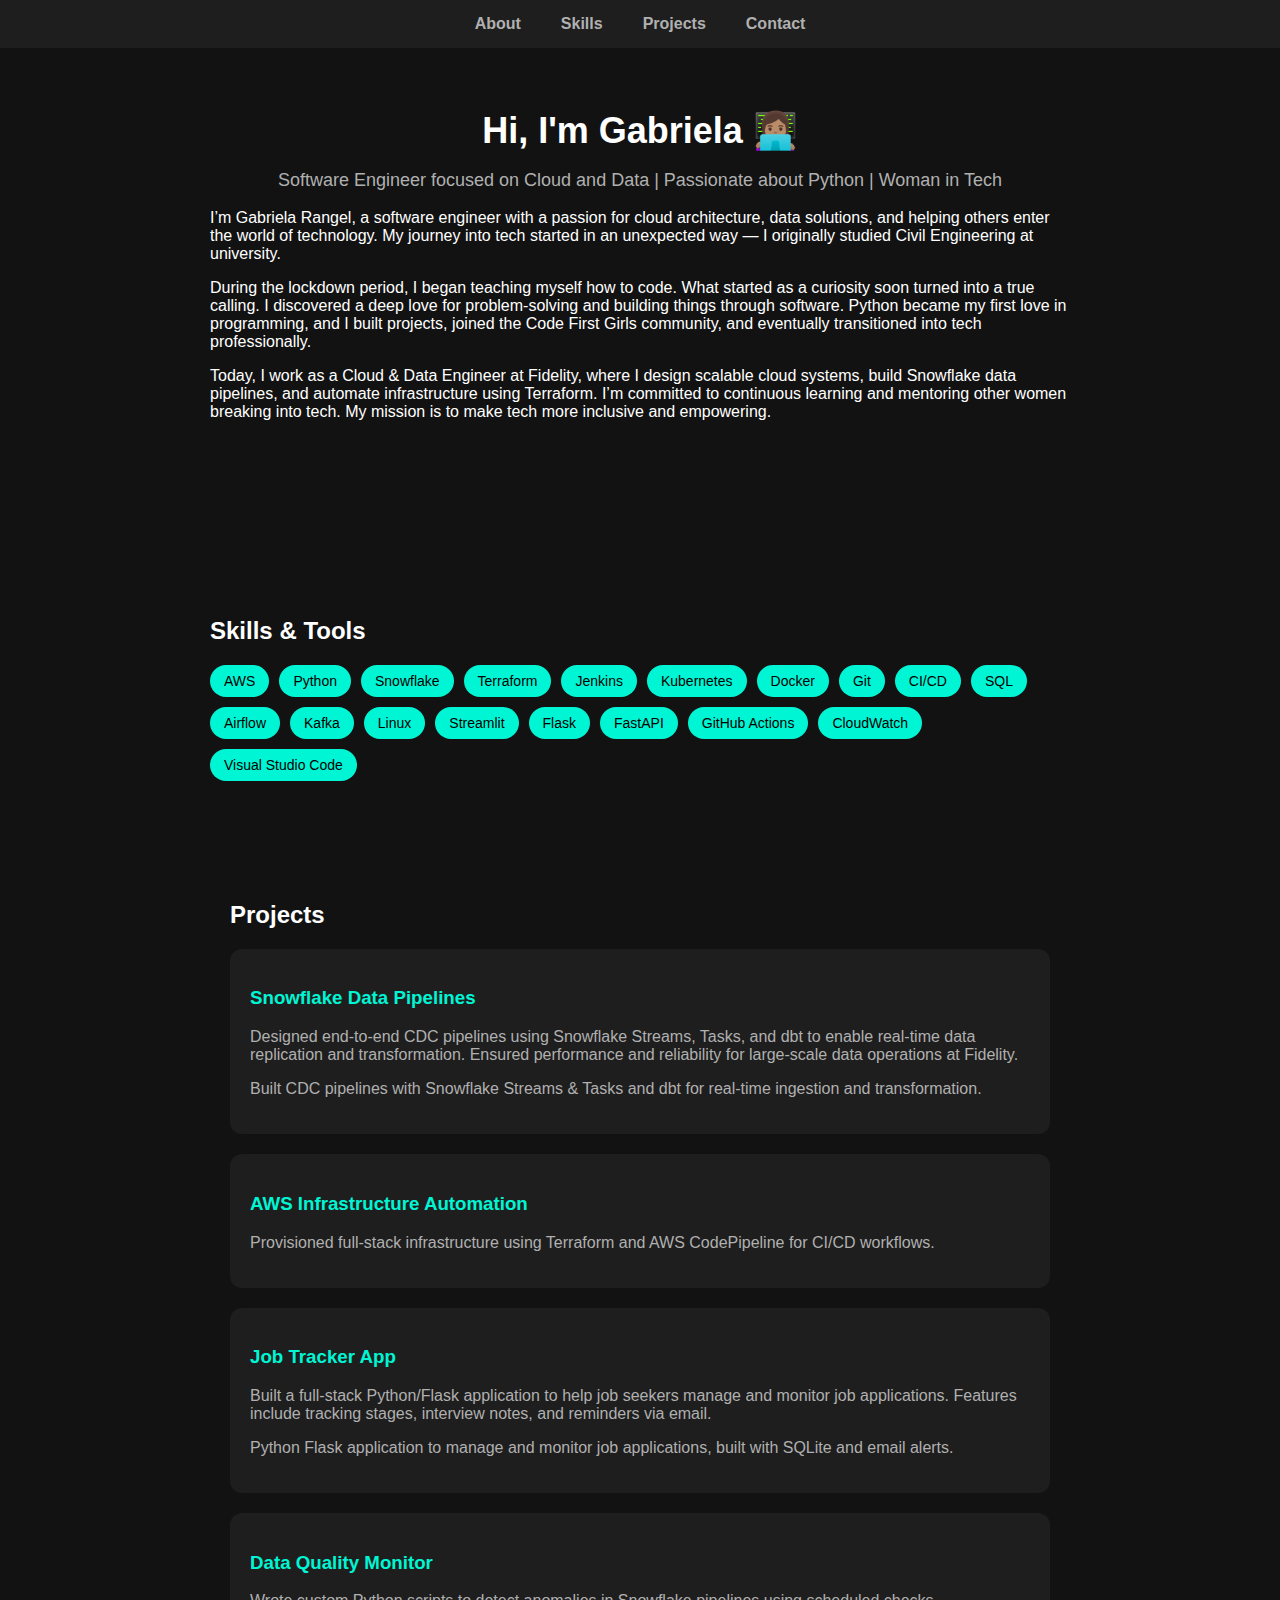
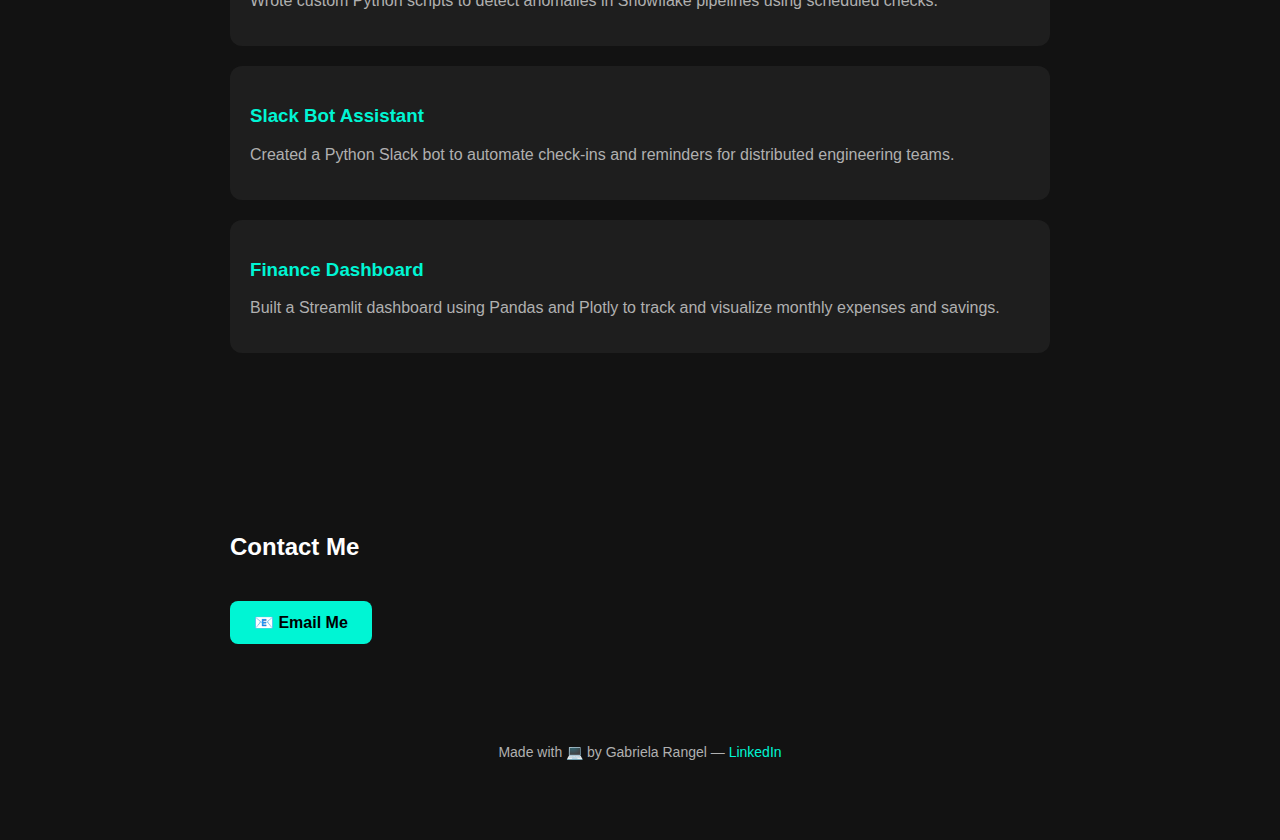
<file: index.html>
<!DOCTYPE html>
<html lang="en">
<head>
  <meta charset="UTF-8" />
  <meta name="viewport" content="width=device-width, initial-scale=1.0" />
  <title>Gabriela Rangel | Portfolio</title>
  <style>
    :root {
      --bg-dark: #121212;
      --bg-card: #1e1e1e;
      --accent: #00f5d4;
      --text-main: #ffffff;
      --text-secondary: #b0b0b0;
    }

    * {
      box-sizing: border-box;
      scroll-behavior: smooth;
    }

    body {
      margin: 0;
      font-family: 'Segoe UI', sans-serif;
      background-color: var(--bg-dark);
      color: var(--text-main);
    }

    nav {
      position: fixed;
      top: 0;
      width: 100%;
      background: var(--bg-card);
      display: flex;
      justify-content: center;
      gap: 40px;
      padding: 15px 0;
      z-index: 999;
    }

    nav a {
      text-decoration: none;
      color: var(--text-secondary);
      font-weight: bold;
      transition: 0.3s;
    }

    nav a:hover, nav a.active {
      color: var(--accent);
    }

    section {
      padding: 100px 20px 60px;
      max-width: 900px;
      margin: auto;
    }

    header {
      text-align: center;
    }

    header h1 {
      font-size: 36px;
      margin: 10px 0;
    }

    header p {
      font-size: 18px;
      color: var(--text-secondary);
    }

    .skills-list {
      display: flex;
      flex-wrap: wrap;
      gap: 10px;
      margin-top: 20px;
    }

    .skills-list span {
      background: var(--accent);
      color: #000;
      padding: 8px 14px;
      border-radius: 20px;
      font-size: 14px;
    }

    .project-grid {
      display: flex;
      flex-direction: column;
      gap: 20px;
    }

    .project-card {
      background: var(--bg-card);
      padding: 20px;
      border-radius: 12px;
    }

    .project-card h3 {
      color: var(--accent);
    }

    .project-card p {
      font-size: 16px;
      color: var(--text-secondary);
    }

    footer {
      text-align: center;
      font-size: 14px;
      color: var(--text-secondary);
      padding: 40px 10px 20px;
    }

    .email-button {
      display: inline-block;
      margin-top: 20px;
      background: var(--accent);
      color: #000;
      font-weight: bold;
      padding: 12px 24px;
      border-radius: 8px;
      text-decoration: none;
    }
  </style>
  <script>
    window.addEventListener('scroll', () => {
      const sections = document.querySelectorAll('section');
      const links = document.querySelectorAll('nav a');
      let scrollPos = window.scrollY + 100;
      sections.forEach(section => {
        if (scrollPos >= section.offsetTop && scrollPos < section.offsetTop + section.offsetHeight) {
          links.forEach(link => link.classList.remove('active'));
          const activeLink = document.querySelector('nav a[href="#' + section.id + '"]');
          if (activeLink) activeLink.classList.add('active');
        }
      });
    });
  </script>
</head>
<body>
  <nav>
    <a href="#about">About</a>
    <a href="#skills">Skills</a>
    <a href="#projects">Projects</a>
    <a href="#contact">Contact</a>
  </nav>

  
  <section id="about">
    <header>
      <h1>Hi, I'm Gabriela 👩🏽‍💻</h1>
      <p>Software Engineer focused on Cloud and Data | Passionate about Python | Woman in Tech</p>
    </header>
    <p>
      I’m Gabriela Rangel, a software engineer with a passion for cloud architecture, data solutions, and helping others enter the world of technology. My journey into tech started in an unexpected way — I originally studied Civil Engineering at university.
    </p>
    <p>
      During the lockdown period, I began teaching myself how to code. What started as a curiosity soon turned into a true calling. I discovered a deep love for problem-solving and building things through software. Python became my first love in programming, and I built projects, joined the Code First Girls community, and eventually transitioned into tech professionally.
    </p>
    <p>
      Today, I work as a Cloud & Data Engineer at Fidelity, where I design scalable cloud systems, build Snowflake data pipelines, and automate infrastructure using Terraform. I’m committed to continuous learning and mentoring other women breaking into tech. My mission is to make tech more inclusive and empowering.
    </p>
  </section>

    
    

  <section id="skills">
    <h2>Skills & Tools</h2>
    
<div class="skills-list">
  <span>AWS</span><span>Python</span><span>Snowflake</span><span>Terraform</span>
  <span>Jenkins</span><span>Kubernetes</span><span>Docker</span><span>Git</span>
  <span>CI/CD</span><span>SQL</span><span>Airflow</span><span>Kafka</span>
  <span>Linux</span><span>Streamlit</span><span>Flask</span><span>FastAPI</span>
  <span>GitHub Actions</span><span>CloudWatch</span><span>Visual Studio Code</span>
</div>

    

  <section id="projects">
    <h2>Projects</h2>
    <div class="project-grid">
      <div class="project-card">
        <h3>Snowflake Data Pipelines</h3><p>Designed end-to-end CDC pipelines using Snowflake Streams, Tasks, and dbt to enable real-time data replication and transformation. Ensured performance and reliability for large-scale data operations at Fidelity.</p>
        <p>Built CDC pipelines with Snowflake Streams & Tasks and dbt for real-time ingestion and transformation.</p>
      </div>
      <div class="project-card">
        <h3>AWS Infrastructure Automation</h3>
        <p>Provisioned full-stack infrastructure using Terraform and AWS CodePipeline for CI/CD workflows.</p>
      </div>
      <div class="project-card">
        <h3>Job Tracker App</h3><p>Built a full-stack Python/Flask application to help job seekers manage and monitor job applications. Features include tracking stages, interview notes, and reminders via email.</p>
        <p>Python Flask application to manage and monitor job applications, built with SQLite and email alerts.</p>
      </div>
      <div class="project-card">
        <h3>Data Quality Monitor</h3>
        <p>Wrote custom Python scripts to detect anomalies in Snowflake pipelines using scheduled checks.</p>
      </div>
      <div class="project-card">
        <h3>Slack Bot Assistant</h3>
        <p>Created a Python Slack bot to automate check-ins and reminders for distributed engineering teams.</p>
      </div>
      <div class="project-card">
        <h3>Finance Dashboard</h3>
        <p>Built a Streamlit dashboard using Pandas and Plotly to track and visualize monthly expenses and savings.</p>
      </div>
    </div>
  </section>

  <section id="contact">
    <h2>Contact Me</h2>
    <a href="mailto:gabriela-sr@outlook.com" class="email-button">📧 Email Me</a>
  </section>

  <footer>
    Made with 💻 by Gabriela Rangel — <a href="https://www.linkedin.com/in/gabriela-rangel-b2444220a/" style="color: var(--accent); text-decoration: none;" target="_blank">LinkedIn</a>
  </footer>
</body>
</html>
</file>
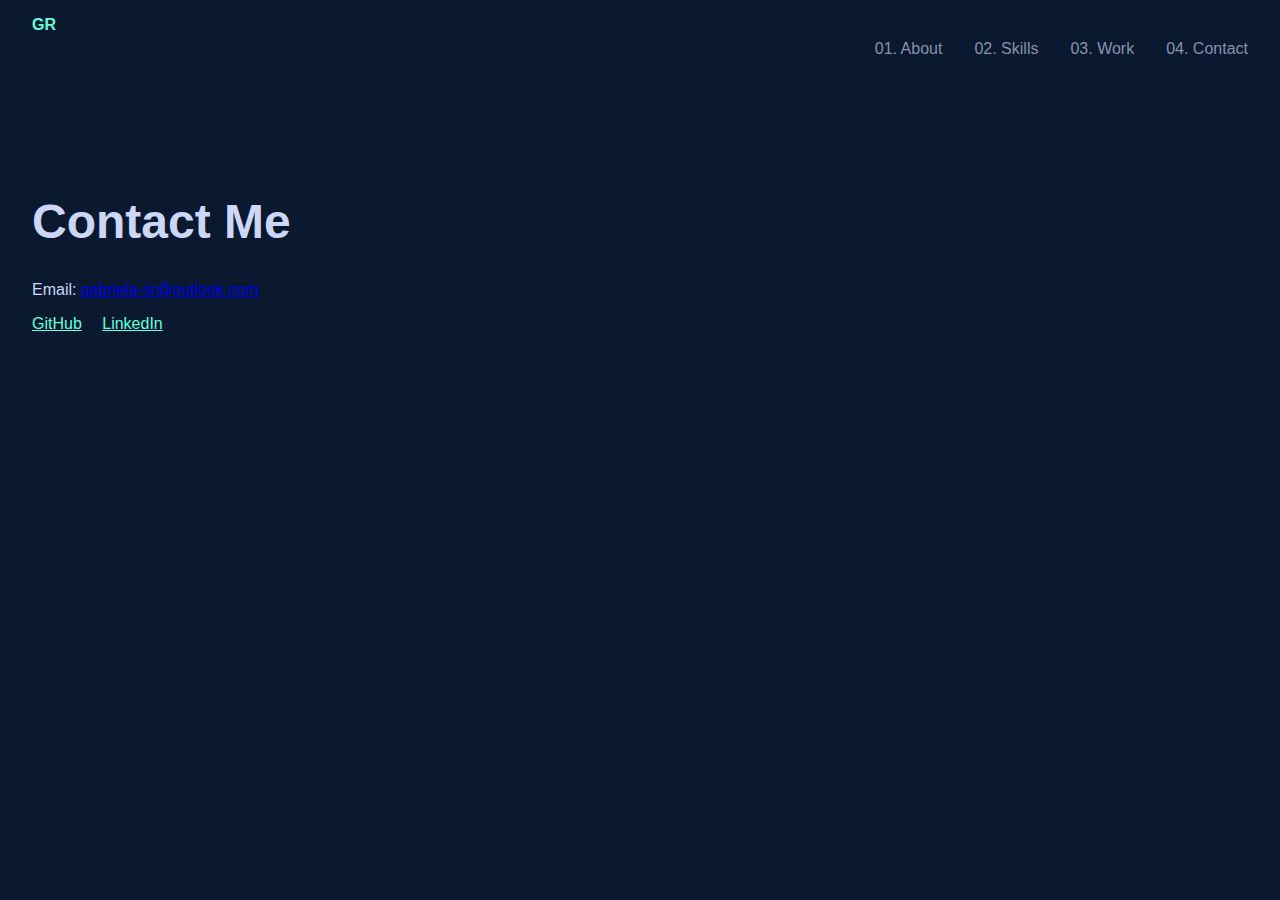
<file: contact.html>
<!DOCTYPE html>
<html lang="en">
<head>
  <meta charset="UTF-8" />
  <meta name="viewport" content="width=device-width, initial-scale=1.0"/>
  <title>Contact</title>
  <link rel="stylesheet" href="style.css" />
</head>
<body>
  <nav>
    <div class="logo">GR</div>
    <ul>
      <li><a href="index.html">01. About</a></li>
      <li><a href="skills.html">02. Skills</a></li>
      <li><a href="projects.html">03. Work</a></li>
      <li><a href="contact.html">04. Contact</a></li>
    </ul>
  </nav>
  <main class="contact">
    <h1>Contact Me</h1>
    <p>Email: <a href="mailto:gabriela-sr@outlook.com">gabriela-sr@outlook.com</a></p>
    <div class="links">
      <a href="https://github.com/gabbrangell" target="_blank">GitHub</a>
      <a href="https://www.linkedin.com/in/gabriela-rangel-b2444220a/" target="_blank">LinkedIn</a>
    </div>
  </main>
</body>
</html>
</file>
<file: style.css>
body {
  margin: 0;
  font-family: 'Segoe UI', sans-serif;
  background-color: #0a192f;
  color: #ccd6f6;
}
nav {
  display: flex;
  justify-content: space-between;
  padding: 1rem 2rem;
  background-color: #0a192f;
}
nav .logo {
  color: #64ffda;
  font-weight: bold;
}
nav ul {
  display: flex;
  list-style: none;
  gap: 2rem;
}
nav ul li a {
  color: #8892b0;
  text-decoration: none;
}
main {
  padding: 4rem 2rem;
}
.intro {
  color: #64ffda;
}
h1 {
  font-size: 3rem;
  color: #ccd6f6;
}
h2 {
  font-size: 2rem;
  color: #8892b0;
}
.links a {
  margin-right: 1rem;
  color: #64ffda;
}
.skills-list span {
  display: inline-block;
  margin: 0.5rem;
  padding: 0.5rem 1rem;
  background: #112240;
  border-radius: 5px;
  color: #64ffda;
}
ul li {
  margin: 0.5rem 0;
}
</file>
